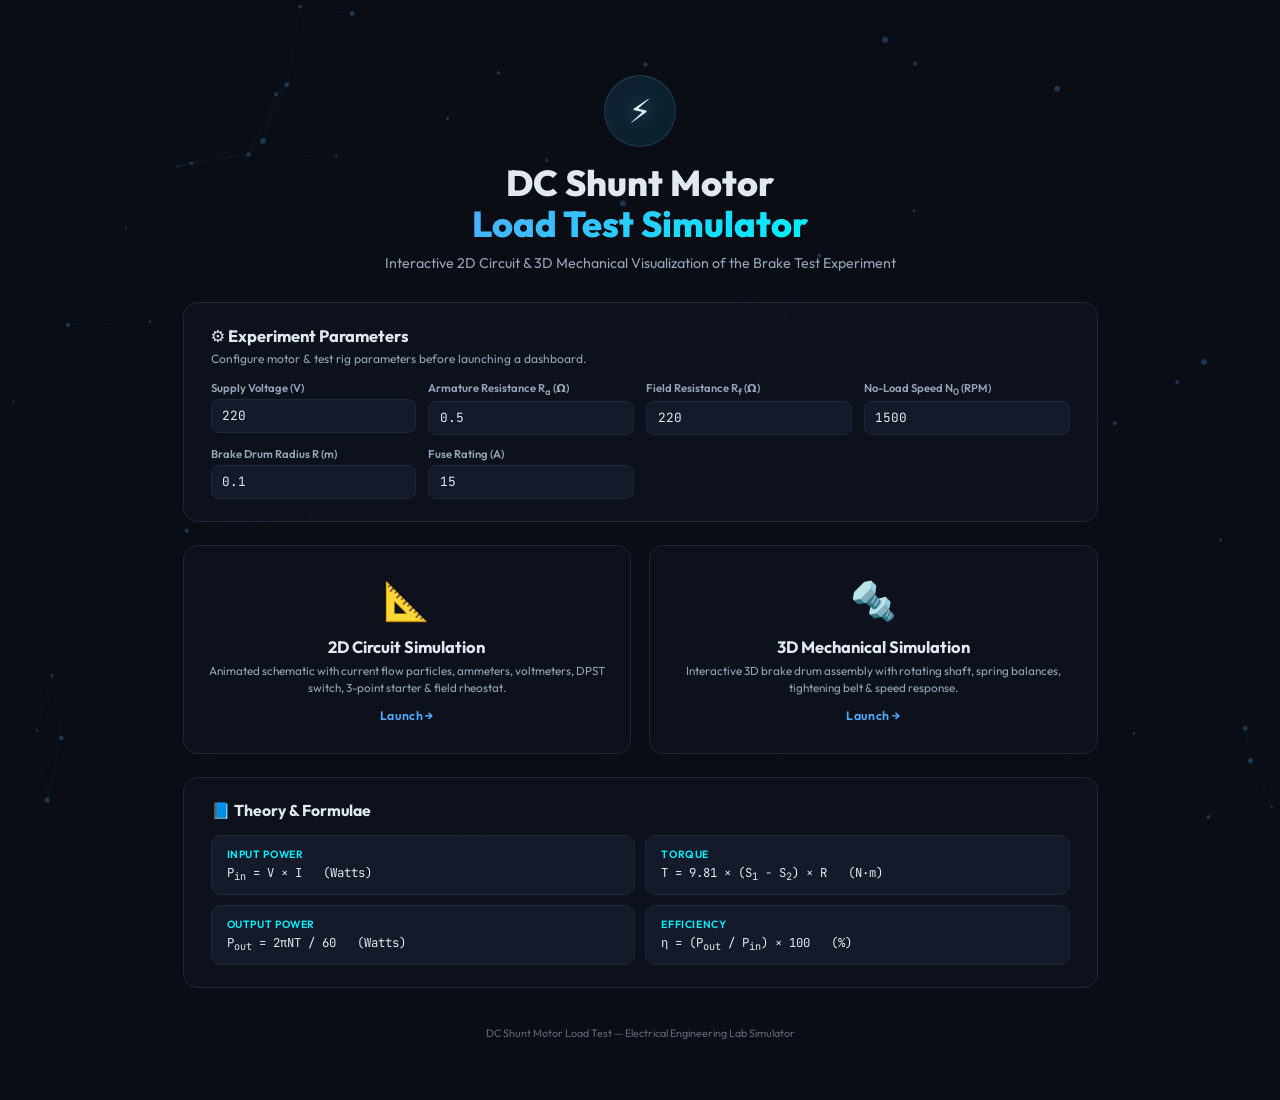
<file: index.html>
<!DOCTYPE html>
<html lang="en">
<head>
  <meta charset="UTF-8"/>
  <meta name="viewport" content="width=device-width, initial-scale=1.0"/>
  <title>DC Shunt Motor — Load Test Simulator</title>
  <meta name="description" content="Interactive 2D & 3D simulator for DC Shunt Motor brake load test experiment."/>
  <link rel="preconnect" href="https://fonts.googleapis.com"/>
  <link rel="preconnect" href="https://fonts.gstatic.com" crossorigin/>
  <link href="https://fonts.googleapis.com/css2?family=Outfit:wght@300;400;500;600;700;800&family=JetBrains+Mono:wght@400;500;600;700&display=swap" rel="stylesheet"/>
  <link rel="stylesheet" href="style.css"/>
</head>
<body class="home-body">

  <!-- Animated background particles -->
  <canvas id="bg-canvas"></canvas>

  <div class="home-container">
    <!-- Hero -->
    <header class="hero">
      <div class="hero-icon-wrap"><span class="hero-icon">⚡</span></div>
      <h1 class="hero-title">DC Shunt Motor<br/><span class="hero-highlight">Load Test Simulator</span></h1>
      <p class="hero-sub">Interactive 2D Circuit &amp; 3D Mechanical Visualization of the Brake Test Experiment</p>
    </header>

    <!-- Parameter Inputs -->
    <section class="params-card" id="params-card">
      <h2 class="params-title">⚙️ Experiment Parameters</h2>
      <p class="params-desc">Configure motor & test rig parameters before launching a dashboard.</p>
      <div class="params-grid">
        <div class="param-field">
          <label for="p-vs">Supply Voltage (V)</label>
          <input type="number" id="p-vs" value="220" min="10" max="500" step="1"/>
        </div>
        <div class="param-field">
          <label for="p-ra">Armature Resistance R<sub>a</sub> (Ω)</label>
          <input type="number" id="p-ra" value="0.5" min="0.01" max="50" step="0.01"/>
        </div>
        <div class="param-field">
          <label for="p-rf">Field Resistance R<sub>f</sub> (Ω)</label>
          <input type="number" id="p-rf" value="220" min="1" max="1000" step="1"/>
        </div>
        <div class="param-field">
          <label for="p-n0">No-Load Speed N<sub>0</sub> (RPM)</label>
          <input type="number" id="p-n0" value="1500" min="100" max="5000" step="10"/>
        </div>
        <div class="param-field">
          <label for="p-r">Brake Drum Radius R (m)</label>
          <input type="number" id="p-r" value="0.1" min="0.01" max="1" step="0.005"/>
        </div>
        <div class="param-field">
          <label for="p-fuse">Fuse Rating (A)</label>
          <input type="number" id="p-fuse" value="15" min="1" max="100" step="1"/>
        </div>
      </div>
    </section>

    <!-- Dashboard Cards -->
    <section class="dash-cards">
      <a href="#" class="dash-card card-2d" id="btn-2d" onclick="launch('2d')">
        <div class="card-icon">📐</div>
        <h3>2D Circuit Simulation</h3>
        <p>Animated schematic with current flow particles, ammeters, voltmeters, DPST switch, 3-point starter &amp; field rheostat.</p>
        <span class="card-cta">Launch →</span>
      </a>
      <a href="#" class="dash-card card-3d" id="btn-3d" onclick="launch('3d')">
        <div class="card-icon">🔩</div>
        <h3>3D Mechanical Simulation</h3>
        <p>Interactive 3D brake drum assembly with rotating shaft, spring balances, tightening belt &amp; speed response.</p>
        <span class="card-cta">Launch →</span>
      </a>
    </section>

    <!-- Theory -->
    <section class="theory-card">
      <h2>📘 Theory &amp; Formulae</h2>
      <div class="formula-grid">
        <div class="formula-item">
          <span class="formula-label">Input Power</span>
          <span class="formula-eq">P<sub>in</sub> = V × I &nbsp; (Watts)</span>
        </div>
        <div class="formula-item">
          <span class="formula-label">Torque</span>
          <span class="formula-eq">T = 9.81 × (S<sub>1</sub> − S<sub>2</sub>) × R &nbsp; (N·m)</span>
        </div>
        <div class="formula-item">
          <span class="formula-label">Output Power</span>
          <span class="formula-eq">P<sub>out</sub> = 2πNT / 60 &nbsp; (Watts)</span>
        </div>
        <div class="formula-item">
          <span class="formula-label">Efficiency</span>
          <span class="formula-eq">η = (P<sub>out</sub> / P<sub>in</sub>) × 100 &nbsp; (%)</span>
        </div>
      </div>
    </section>

    <footer class="home-footer">
      <p>DC Shunt Motor Load Test — Electrical Engineering Lab Simulator</p>
    </footer>
  </div>

  <script>
    function launch(page){
      // Save params to sessionStorage
      const params={
        Vs:+document.getElementById('p-vs').value,
        Ra:+document.getElementById('p-ra').value,
        Rf:+document.getElementById('p-rf').value,
        N0:+document.getElementById('p-n0').value,
        R:+document.getElementById('p-r').value,
        Fuse:+document.getElementById('p-fuse').value
      };
      sessionStorage.setItem('motorParams',JSON.stringify(params));
      window.location.href=page+'.html';
    }

    // Background particle animation
    (function(){
      const c=document.getElementById('bg-canvas'),ctx=c.getContext('2d');
      let w,h;
      function resize(){w=c.width=innerWidth;h=c.height=innerHeight;}
      resize();window.addEventListener('resize',resize);
      const dots=Array.from({length:60},()=>({x:Math.random()*innerWidth,y:Math.random()*innerHeight,vx:(Math.random()-.5)*.3,vy:(Math.random()-.5)*.3,r:Math.random()*2+1}));
      function draw(){
        ctx.clearRect(0,0,w,h);
        dots.forEach(d=>{
          d.x+=d.vx;d.y+=d.vy;
          if(d.x<0||d.x>w)d.vx*=-1;
          if(d.y<0||d.y>h)d.vy*=-1;
          ctx.beginPath();ctx.arc(d.x,d.y,d.r,0,Math.PI*2);
          ctx.fillStyle='rgba(79,172,254,0.25)';ctx.fill();
        });
        dots.forEach((a,i)=>{
          for(let j=i+1;j<dots.length;j++){
            const b=dots[j],dx=a.x-b.x,dy=a.y-b.y,dist=Math.sqrt(dx*dx+dy*dy);
            if(dist<150){ctx.beginPath();ctx.moveTo(a.x,a.y);ctx.lineTo(b.x,b.y);ctx.strokeStyle=`rgba(79,172,254,${.08*(1-dist/150)})`;ctx.stroke();}
          }
        });
        requestAnimationFrame(draw);
      }
      draw();
    })();
  </script>
</body>
</html>
</file>
<file: style.css>
/* ═══════════════════════════════════════════════════
   DC Shunt Motor Load Test Simulator — Stylesheet
   ═══════════════════════════════════════════════════ */

*,*::before,*::after{box-sizing:border-box;margin:0;padding:0}
:root{
  --bg:#0a0d14;--surface:rgba(18,22,36,.55);--surface2:#151a2a;
  --border:#1f2640;--accent:#4facfe;--accent2:#00f2fe;
  --orange:#f5a623;--green:#34d399;--purple:#a78bfa;--red:#f87171;
  --text:#e2e8f0;--text2:#94a3b8;--radius:14px;
  --font:'Outfit',system-ui,sans-serif;--mono:'JetBrains Mono',monospace;
}
html{font-size:15px;scroll-behavior:smooth}
body{font-family:var(--font);background:var(--bg);color:var(--text);min-height:100vh;overflow-x:hidden}

/* ════ HOME PAGE ════ */
#bg-canvas{position:fixed;inset:0;z-index:0;pointer-events:none}
.home-body{background:var(--bg)}
.home-container{position:relative;z-index:1;max-width:960px;margin:0 auto;padding:2rem 1.5rem 3rem}

.hero{text-align:center;padding:3rem 0 2rem}
.hero-icon-wrap{display:inline-flex;align-items:center;justify-content:center;width:72px;height:72px;border-radius:50%;background:linear-gradient(135deg,#4facfe22,#00f2fe18);margin-bottom:1rem;border:1px solid #4facfe33}
.hero-icon{font-size:2.2rem;filter:drop-shadow(0 0 10px #4facfe88)}
.hero-title{font-size:2.4rem;font-weight:800;line-height:1.15;margin-bottom:.6rem}
.hero-highlight{background:linear-gradient(135deg,var(--accent),var(--accent2));-webkit-background-clip:text;-webkit-text-fill-color:transparent}
.hero-sub{color:var(--text2);font-size:.95rem;max-width:520px;margin:0 auto}

/* Params Card */
.params-card{background:var(--surface);backdrop-filter:blur(16px);border:1px solid var(--border);border-radius:var(--radius);padding:1.5rem 1.8rem;margin-bottom:1.5rem}
.params-title{font-size:1.1rem;font-weight:700;margin-bottom:.3rem}
.params-desc{font-size:.8rem;color:var(--text2);margin-bottom:1rem}
.params-grid{display:grid;grid-template-columns:repeat(auto-fill,minmax(200px,1fr));gap:.8rem}
.param-field{display:flex;flex-direction:column;gap:.25rem}
.param-field label{font-size:.75rem;font-weight:600;color:var(--text2)}
.param-field input{background:var(--surface2);border:1px solid var(--border);border-radius:8px;padding:.5rem .7rem;color:var(--text);font-family:var(--mono);font-size:.85rem;outline:none;transition:border-color .2s}
.param-field input:focus{border-color:var(--accent)}

/* Dashboard Cards */
.dash-cards{display:grid;grid-template-columns:1fr 1fr;gap:1.2rem;margin-bottom:1.5rem}
.dash-card{display:flex;flex-direction:column;align-items:center;text-align:center;padding:2rem 1.5rem;background:var(--surface);backdrop-filter:blur(16px);border:1px solid var(--border);border-radius:var(--radius);text-decoration:none;color:var(--text);transition:transform .25s,border-color .3s,box-shadow .3s;cursor:pointer}
.dash-card:hover{transform:translateY(-4px);border-color:var(--accent);box-shadow:0 8px 30px #4facfe18}
.card-icon{font-size:2.5rem;margin-bottom:.8rem}
.dash-card h3{font-size:1.1rem;font-weight:700;margin-bottom:.4rem}
.dash-card p{font-size:.78rem;color:var(--text2);line-height:1.45;margin-bottom:.8rem}
.card-cta{font-size:.82rem;font-weight:600;color:var(--accent);letter-spacing:.03em}

/* Theory */
.theory-card{background:var(--surface);backdrop-filter:blur(16px);border:1px solid var(--border);border-radius:var(--radius);padding:1.5rem 1.8rem;margin-bottom:1.5rem}
.theory-card h2{font-size:1.05rem;font-weight:700;margin-bottom:1rem}
.formula-grid{display:grid;grid-template-columns:1fr 1fr;gap:.7rem}
.formula-item{background:var(--surface2);border:1px solid var(--border);border-radius:10px;padding:.7rem 1rem;display:flex;flex-direction:column;gap:.2rem}
.formula-label{font-size:.7rem;font-weight:600;color:var(--accent2);text-transform:uppercase;letter-spacing:.06em}
.formula-eq{font-family:var(--mono);font-size:.82rem;color:var(--text)}

.home-footer{text-align:center;padding:1rem;font-size:.72rem;color:var(--text2);opacity:.6}

/* ════ DASHBOARD PAGES (shared) ════ */
.dash-header{display:flex;align-items:center;gap:.8rem;padding:1rem 1.5rem;border-bottom:1px solid var(--border);background:var(--surface2)}
.dash-header .back-btn{display:inline-flex;align-items:center;gap:.3rem;padding:.4rem .8rem;border-radius:8px;background:var(--surface);border:1px solid var(--border);color:var(--text);font-size:.78rem;font-weight:600;text-decoration:none;transition:border-color .2s}
.dash-header .back-btn:hover{border-color:var(--accent)}
.dash-header h1{font-size:1.1rem;font-weight:700;flex:1}
.dash-header .param-pills{display:flex;gap:.4rem;flex-wrap:wrap}
.dash-header .pill{font-family:var(--mono);font-size:.68rem;padding:.2rem .55rem;border-radius:16px;background:var(--surface);border:1px solid var(--border);color:var(--accent2)}

/* Control strip */
.control-strip{display:flex;align-items:center;gap:1.2rem;padding:.8rem 1.5rem;background:var(--surface);border-bottom:1px solid var(--border);flex-wrap:wrap}
.slider-group{flex:1;min-width:200px;display:flex;flex-direction:column;gap:.3rem}
.slider-group label{font-size:.78rem;font-weight:600;display:flex;align-items:center;gap:.3rem}
.slider-row{display:flex;align-items:center;gap:.5rem}
.slider-row span{font-family:var(--mono);font-size:.68rem;color:var(--text2);min-width:2rem;text-align:center}
input[type=range]{-webkit-appearance:none;appearance:none;flex:1;height:7px;border-radius:8px;background:var(--surface2);outline:none;cursor:pointer}
input[type=range]::-webkit-slider-thumb{-webkit-appearance:none;width:22px;height:22px;border-radius:50%;background:linear-gradient(135deg,var(--accent),var(--accent2));box-shadow:0 0 12px #4facfe44;border:2px solid #fff2;cursor:pointer}
.rheostat-slider input[type=range]::-webkit-slider-thumb{background:linear-gradient(135deg,#a78bfa,#8b5cf6)}
.load-display{font-family:var(--mono);font-size:1.4rem;font-weight:700;background:linear-gradient(135deg,var(--accent),var(--accent2));-webkit-background-clip:text;-webkit-text-fill-color:transparent;min-width:4rem;text-align:center}

/* Gauges strip */
.gauges-strip{display:flex;flex-wrap:wrap;justify-content:center;gap:.7rem;padding:.8rem 1.5rem;background:var(--surface);border-bottom:1px solid var(--border)}
.gauge-card{background:var(--surface2);border:1px solid var(--border);border-radius:10px;padding:.6rem .8rem;display:flex;flex-direction:column;align-items:center;gap:.25rem;min-width:100px;flex:1;max-width:140px}
.gauge-card .gauge-val{font-family:var(--mono);font-size:1.15rem;font-weight:700;color:#fff}
.gauge-card .gauge-label{font-size:.62rem;color:var(--text2);text-align:center;font-weight:500}
.gauge-card.g-il .gauge-val{color:var(--accent)}
.gauge-card.g-ia .gauge-val{color:var(--orange)}
.gauge-card.g-if .gauge-val{color:var(--green)}
.gauge-card.g-speed .gauge-val{color:var(--green)}
.gauge-card.g-torque .gauge-val{color:var(--orange)}
.gauge-card.g-pout .gauge-val{color:var(--purple)}
.gauge-card.g-eff .gauge-val{color:var(--accent2)}
.gauge-card.g-s1 .gauge-val{color:var(--red)}
.gauge-card.g-s2 .gauge-val{color:var(--accent)}

/* Canvas panel */
.canvas-panel{flex:1;position:relative;overflow:hidden;background:var(--bg);min-height:300px}
.canvas-panel canvas{display:block;width:100%;height:100%}
#three-container{width:100%;height:100%;position:relative}

/* ════ Charts + Table Row ════ */
.charts-table-row{display:flex;gap:0;border-top:1px solid var(--border);background:var(--surface)}
.charts-column{flex:1;display:flex;flex-direction:column;min-width:0}

/* Chart panels (multi) */
.chart-panel{height:280px;background:var(--surface);border-top:1px solid var(--border);padding:.5rem 1rem;position:relative}
.chart-panel h3{font-size:.78rem;font-weight:600;margin-bottom:.3rem;color:var(--text2)}
.chart-wrap{position:relative;height:230px}

.chart-panel-multi{height:220px;border-top:1px solid var(--border);padding:.4rem .8rem}
.chart-panel-multi .chart-wrap{height:175px}

/* Data Table Panel */
.data-table-panel{width:340px;min-width:280px;max-width:400px;background:var(--surface2);border-left:1px solid var(--border);padding:.6rem .5rem;overflow:hidden;display:flex;flex-direction:column}
.data-table-panel h3{font-size:.82rem;font-weight:700;color:var(--text);margin-bottom:.5rem;padding:0 .3rem}
.table-scroll{flex:1;overflow-y:auto;overflow-x:auto}
.table-scroll::-webkit-scrollbar{width:5px}
.table-scroll::-webkit-scrollbar-track{background:var(--surface)}
.table-scroll::-webkit-scrollbar-thumb{background:var(--border);border-radius:4px}

#obs-table{width:100%;border-collapse:collapse;font-size:.72rem;font-family:var(--mono)}
#obs-table thead{position:sticky;top:0;z-index:1}
#obs-table th{background:var(--surface);color:var(--accent2);font-weight:600;padding:.4rem .3rem;border-bottom:2px solid var(--accent);text-align:center;white-space:nowrap;font-size:.65rem}
#obs-table td{padding:.35rem .3rem;text-align:center;border-bottom:1px solid var(--border);color:var(--text);white-space:nowrap;transition:background .2s}
#obs-table tr:hover td{background:rgba(79,172,254,.06)}
#obs-table tr:nth-child(even) td{background:rgba(255,255,255,.015)}

/* Dashboard layout */
.dash-page{display:flex;flex-direction:column;min-height:100vh}

/* Responsive */
@media(max-width:900px){
  .charts-table-row{flex-direction:column}
  .data-table-panel{width:100%;max-width:100%;border-left:none;border-top:1px solid var(--border)}
}
@media(max-width:640px){
  .dash-cards{grid-template-columns:1fr}
  .formula-grid{grid-template-columns:1fr}
  .hero-title{font-size:1.8rem}
  .params-grid{grid-template-columns:1fr 1fr}
  .control-strip{flex-direction:column;gap:.6rem}
}
</file>
